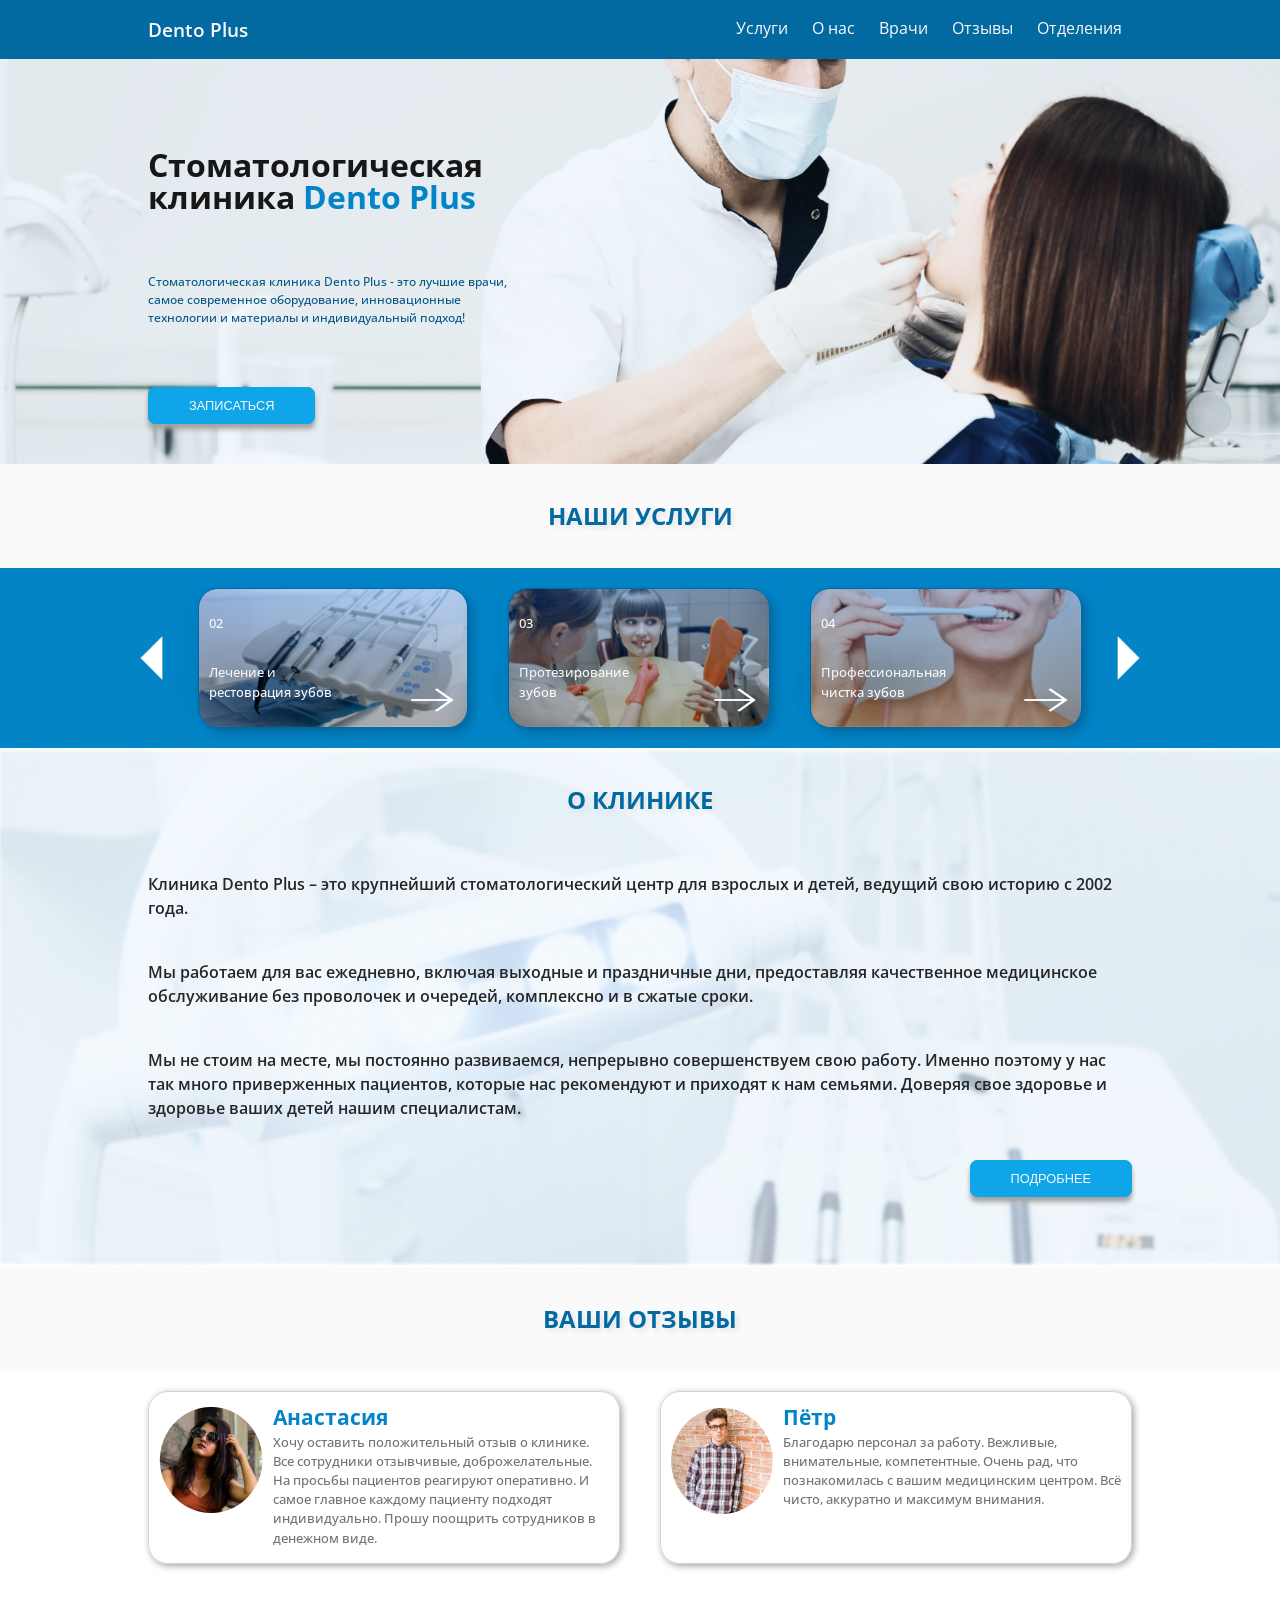
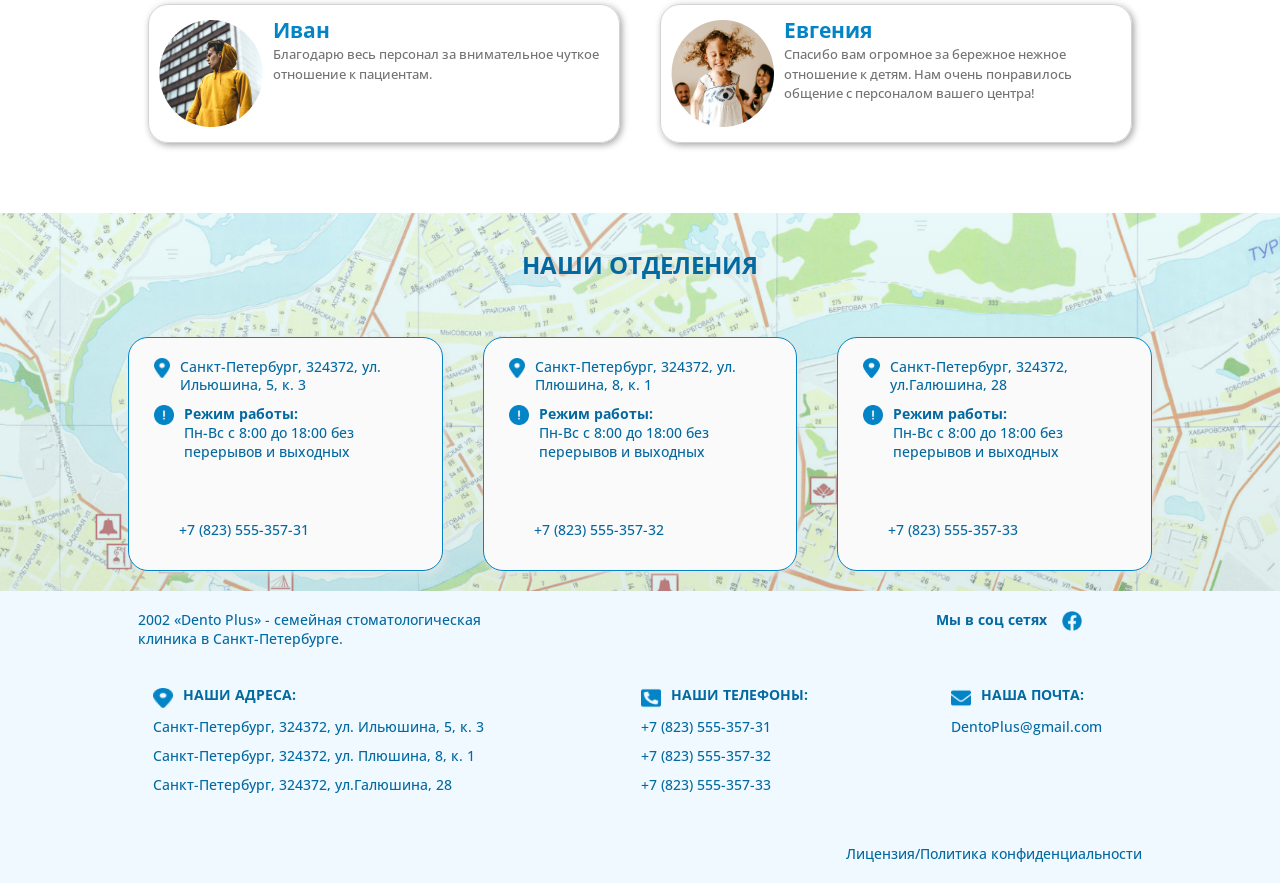
<file: index.html>
<!DOCTYPE html>
<html>
    <head>
        <meta charset="utf-8"/>
        <meta content="width=device-width, initial-scale=1.0" name="viewport">
        <title> Dento Plus </title>
        <link rel="stylesheet" type="text/css" href="reset.css" />
        <link rel="stylesheet" type="text/css" href="styles.css" />
        <link rel="stylesheet" type="text/css" href="service.css" />
        <link rel="preconnect" href="https://fonts.googleapis.com">
        <link rel="preconnect" href="https://fonts.gstatic.com" crossorigin>
        <link href="https://fonts.googleapis.com/css2?family=Open+Sans:ital,wght@0,300;0,400;0,500;0,600;0,700;0,800;1,300;1,400;1,500;1,600;1,700;1,800&display=swap" rel="stylesheet">
        <link rel="stylesheet" href="icons/css/all.css" />
    </head>

    <body>
 
        <nav class="navigation">

            <div class="menu">

                <div class="menu-items-desktop">
                    <h2 class="nav-title">Dento Plus</h2> 
                </div>

                <div class="menu-items-desktop">
                    <a class="nav-section" href="/service.html"> Услуги</a>
                    <a class="nav-section" href=""> О нас </a>
                    <a class="nav-section" href="/doctors.html"> Врачи </a>
                    <a class="nav-section" href=""> Отзывы </a>
                    <a class="nav-section" href=""> Отделения </a>   
                </div>

                <div class="mobile-menu-flex">

                    <div class="menu-items">
                        <h2 class="nav-title">Dento Plus</h2> 
                    </div>

                    <div>
                        <button class="button-menu" onclick="openMenu()">
                             <img  class="menu-open" src="img/menu_open.png" id="buttonOpen" style="display: flex;"/>
                             <img  class="menu-open" src="img/menu_closed.png" id="buttonClose" style="display: none;"/>
                        </button>
       
                    </div>
                
                

                <div class="menu-items-mobile" id ="myContainer">
                    <a class="nav-section" href="/service.html"> Услуги</a>
                    <a class="nav-section" href=""> О нас </a>
                    <a class="nav-section" href="/doctors.html"> Врачи </a>
                    <a class="nav-section" href=""> Отзывы </a>
                    <a class="nav-section" href=""> Отделения </a>   
                </div>


                <!-- <div class="menu-items-mobile">
                    <a class="nav-section" href="/service.html"> Услуги</a>
                    <a class="nav-section" href=""> О нас </a>
                    <a class="nav-section" href="/doctors.html"> Врачи </a>
                    <a class="nav-section" href=""> Отзывы </a>
                    <a class="nav-section" href=""> Отделения </a>   
                </div>
            -->




            </div>

        </nav>

        <header class="header-background">

            <div class="header">

                <div class="header-items">
                    <h1 class="main-title"> Стоматологическая <br> клиника <span>Dentо Plus</span></h1> 
                </div>

                <div class="header-items">
                    <p class="header-description">Стоматологическая клиника Dentо Plus - это лучшие  врачи, <br>  самое  современное оборудование, инновационные <br>  технологии и материалы и индивидуальный подход! <br> </p>
                </div>

                <div class="header-items">
                    <button>ЗАПИСАТЬСЯ</button>
                </div>

            </div>

        </header>

        <div class="block-background-white">

            <div class="block-title">

                <div class="section-items">
                    <h2 class="section-title">НАШИ УСЛУГИ</h2>      
                </div>

            </div>
            
        </div>

        <div class="block-background-blue">

            <div class="block-service">

                <div class="block-arrow">
                    <img class="img-arrow" src="img/left-arrow.png"/>   
                </div>
                
                <div class="block-service-1">

                    <p class="text-service">02</p>

                    <div class="text-row">
                        <p class="text-service">Лечение и <br> рестоврация зубов</p> 
                        <img class="img-arrow-2" src="img/arrow.png"/>
                    </div> 

                </div>
                
                <div class="block-service-2">

                    <p class="text-service">03</p>

                    <div class="text-row">
                        <p class="text-service">Протезирование <br> зубов</p>
                        <img class="img-arrow-2" src="img/arrow.png"/>
                    </div> 

                </div>

                <div class="block-service-3">

                    <p class="text-service">04</p>

                    <div class="text-row">
                        <p class="text-service">Профессиональная <br> чистка зубов </p>
                        <img class="img-arrow-2" src="img/arrow.png"/>
                    </div>

                </div>
            
                <div class="block-arrow-2">
                    <img class="img-arrow" src="img/right-arrow.png"/>
                </div>

            </div>

        </div> 
            

        

        <div class="company-background">

            <div class="about-company">

                <div class="section-items">
                    <h2 class="section-title">О КЛИНИКЕ</h2>      
                </div>

                <div class="company-description">

                    <p class="text-description">
                     Клиника Dentо Plus – это крупнейший стоматологический центр для взрослых и детей, ведущий свою историю с 2002 года.
                    </p>
                
                </div>

                <div class="company-description">

                    <p class="text-description">
                    Мы работаем для вас ежедневно, включая выходные и праздничные дни, предоставляя качественное медицинское обслуживание без проволочек и очередей, комплексно и в сжатые сроки.
                    </p>

                </div>
                
                <div class="company-description">

                    <p class="text-description">
                   Мы не стоим на месте, мы постоянно развиваемся, непрерывно совершенствуем свою работу. Именно поэтому у нас так много приверженных пациентов, которые нас рекомендуют и приходят к нам семьями. Доверяя свое здоровье и здоровье ваших детей нашим специалистам. 
                    </p>
                </div>

            </div>

            <div class="company-button">

                <div class="button-details">
                    <button>ПОДРОБНЕЕ</button>   
                </div>
                
            </div>

        </div>

        <div class="block-background-white">

            <div class="block-title">

                <div class="section-items">
                    <h2 class="section-title">ВАШИ ОТЗЫВЫ</h2>      
                </div>

            </div>

        </div>


        <div class="block-rewiew">

            <div class="rewiew-row">

                <div class="review">

                    <div class="review-direction">

                        <div class="img-flex">
                            <img src="img/client-1.png">   
                        </div>

                        <div class="text-review">
                            <h3 class="people-name">Анастасия</h3>
                            <p class="people-review">Хочу оставить положительный отзыв о клинике. Все сотрудники отзывчивые, доброжелательные. На просьбы пациентов реагируют оперативно. И самое главное каждому пациенту подходят индивидуально. Прошу поощрить сотрудников в денежном виде.</p>
                        </div> 

                    </div>
                        
                        
                </div>

                <div class="review">

                    <div class="review-direction">

                        <div class="img-flex">
                            <img src="img/client-2.png">   
                        </div>

                        <div class="text-review">
                            <h3 class="people-name">Пётр</h3>
                            <p class="people-review">Благодарю персонал за работу. Вежливые, внимательные, компетентные. Очень рад, что познакомилась с вашим медицинским центром. Всё чисто, аккуратно и максимум внимания.</p>
                        </div>

                    </div>

                </div>

                <div class="review">

                    <div class="review-direction">

                        <div class="img-flex">
                            <img src="img/client-3.png">   
                        </div>
 
                        <div class="text-review">
                            <h3 class="people-name">Иван</h3>
                            <p class="people-review">Благодарю весь персонал за внимательное чуткое отношение к пациентам.</p>
                        </div> 
 
                    </div>
                        
                </div>

                <div class="review">

                    <div class="review-direction">

                        <div class="img-flex">
                            <img src="img/client-4.png">   
                        </div>

                        <div class="text-review">
                            <h3 class="people-name">Евгения</h3>
                            <p class="people-review">Спасибо вам огромное за бережное нежное отношение к детям. Нам очень понравилось общение с персоналом вашего центра!</p>
                        </div> 

                    </div>
                        
                 </div>

            </div>

        </div>
            

        <div class="map-background">

            <div class="block-title">

                <div class="section-items">
                    <h2 class="section-title">НАШИ ОТДЕЛЕНИЯ</h2>      
                </div>

            </div>

            <div class="block-location">

                <div class="location-row">

                    <div class="location">

                        <div class="adress-direction">
                            <img class="img-icon" src="img/location-icon.png" />
                            <p class="text-location">Санкт-Петербург, 324372, ул. Ильюшина, 5, к. 3</p>
                        </div>
    
                        <div class="adress-direction">
                            <img class="img-icon"src="img/attention-icon.png" />
                            <p class="text-location"> <span>Режим работы: </span> <br>
                                       
                                        Пн-Вс с 8:00 до 18:00
                                        без перерывов и выходных</p>
                                    
                        </div>

                        <div class="adress-direction">
                            <p class="text-location-phone">+7 (823) 555-357-31</p>
                        </div>
                    
                    </div>

                    <div class="location">

                        <div class="adress-direction">
                            <img class="img-icon" src="img/location-icon.png" />
                            <p class="text-location">Санкт-Петербург, 324372, ул. Плюшина, 8, к. 1</p>
                        </div>

                        <div class="adress-direction">
                            <img class="img-icon"src="img/attention-icon.png" />
                            <p class="text-location"> <span>Режим работы: </span> <br>
                                   
                                    Пн-Вс с 8:00 до 18:00
                                    без перерывов и выходных</p>
                                
                        </div>

                        <div class="adress-direction">
                            <p class="text-location-phone">+7 (823) 555-357-32</p>
                        </div>
                            
                    </div>

                    <div class="location">

                        <div class="adress-direction">
                            <img class="img-icon" src="img/location-icon.png" />
                            <p class="text-location">Санкт-Петербург, 324372, ул.Галюшина, 28</p>
                        </div>

                        <div class="adress-direction">
                            <img class="img-icon"src="img/attention-icon.png" />
                            <p class="text-location"> <span>Режим работы: </span> <br>
                                   
                                    Пн-Вс с 8:00 до 18:00
                                    без перерывов и выходных</p>
                                
                        </div>

                        <div class="adress-direction">
                            <p class="text-location-phone">+7 (823) 555-357-33</p>
                        </div>

                    </div>

                </div>

            </div>

        </div>

        <footer class="footer-background">

            <div class="container-footer">

                <div class="footer-row">

                    <div class="footer-1">
                        <p class="text-location">2002 «Dentо Plus» - семейная стоматологическая  клиника в Санкт-Петербурге. </p>
                    </div>

                    <div class="footer-2">
                        <p class="text-location"> <span> Мы в соц сетях</span></p>
                        <img class="img-icon-2" src="img/facebook-icon.png"/>
                    </div>
                            
                </div>

                <div class="location-row">

                    <div class="adress-footer">
    
                        <div class="adress-direction">
                            <img class="img-icon" src="img/location-icon.png" />
                            <p class="text-location-bold">НАШИ АДРЕСА:</p>
                        </div>
        
                        <div class="adress-direction">
                            <p class="text-location"> Санкт-Петербург, 324372, ул. Ильюшина, 5, к. 3 </p>
                        </div>

                        <div class="adress-direction">                                     
                            <p class="text-location"> Санкт-Петербург, 324372, ул. Плюшина, 8, к. 1 </p>
                        </div>

                        <div class="adress-direction">
                            <p class="text-location"> Санкт-Петербург, 324372, ул.Галюшина, 28 </p>
                        </div>

                    </div>
 
                    <div class="location-footer">

                        <div class="adress-direction">
                            <img class="img-icon" src="img/phone-icon.png" />
                            <p class="text-location-bold"> НАШИ ТЕЛЕФОНЫ:</p>
                        </div>
    
                        <div class="adress-direction">
                            <p class="text-location"> +7 (823) 555-357-31</p>
                        </div>

                        <div class="adress-direction">                                     
                            <p class="text-location"> +7 (823) 555-357-32 </p>
                        </div>

                        <div class="adress-direction">
                            <p class="text-location"> +7 (823) 555-357-33 </p>
                        </div>
                    </div>
    
                

                    <div class="location-footer">
    
                            <div class="adress-direction">
                                <img class="img-icon" src="img/email-icon.png" />
                                <p class="text-location-bold"> НАША ПОЧТА:</p>
                            </div>
    
                            <div class="adress-direction">
                                <p class="text-location"> DentoPlus@gmail.com</p>
                            </div>

                    </div>

                </div>

                            
            

            <div class="footer-row">
                        
                <div class="footer-3">
                    <p class="text-location"> Лицензия/Политика конфиденциальности</p>
                </div>
                            
            </div> 

        </div>         

            
        </footer>
       
    
        
        <script src="/script.js"> </script>

    </body>
</html>
</file>
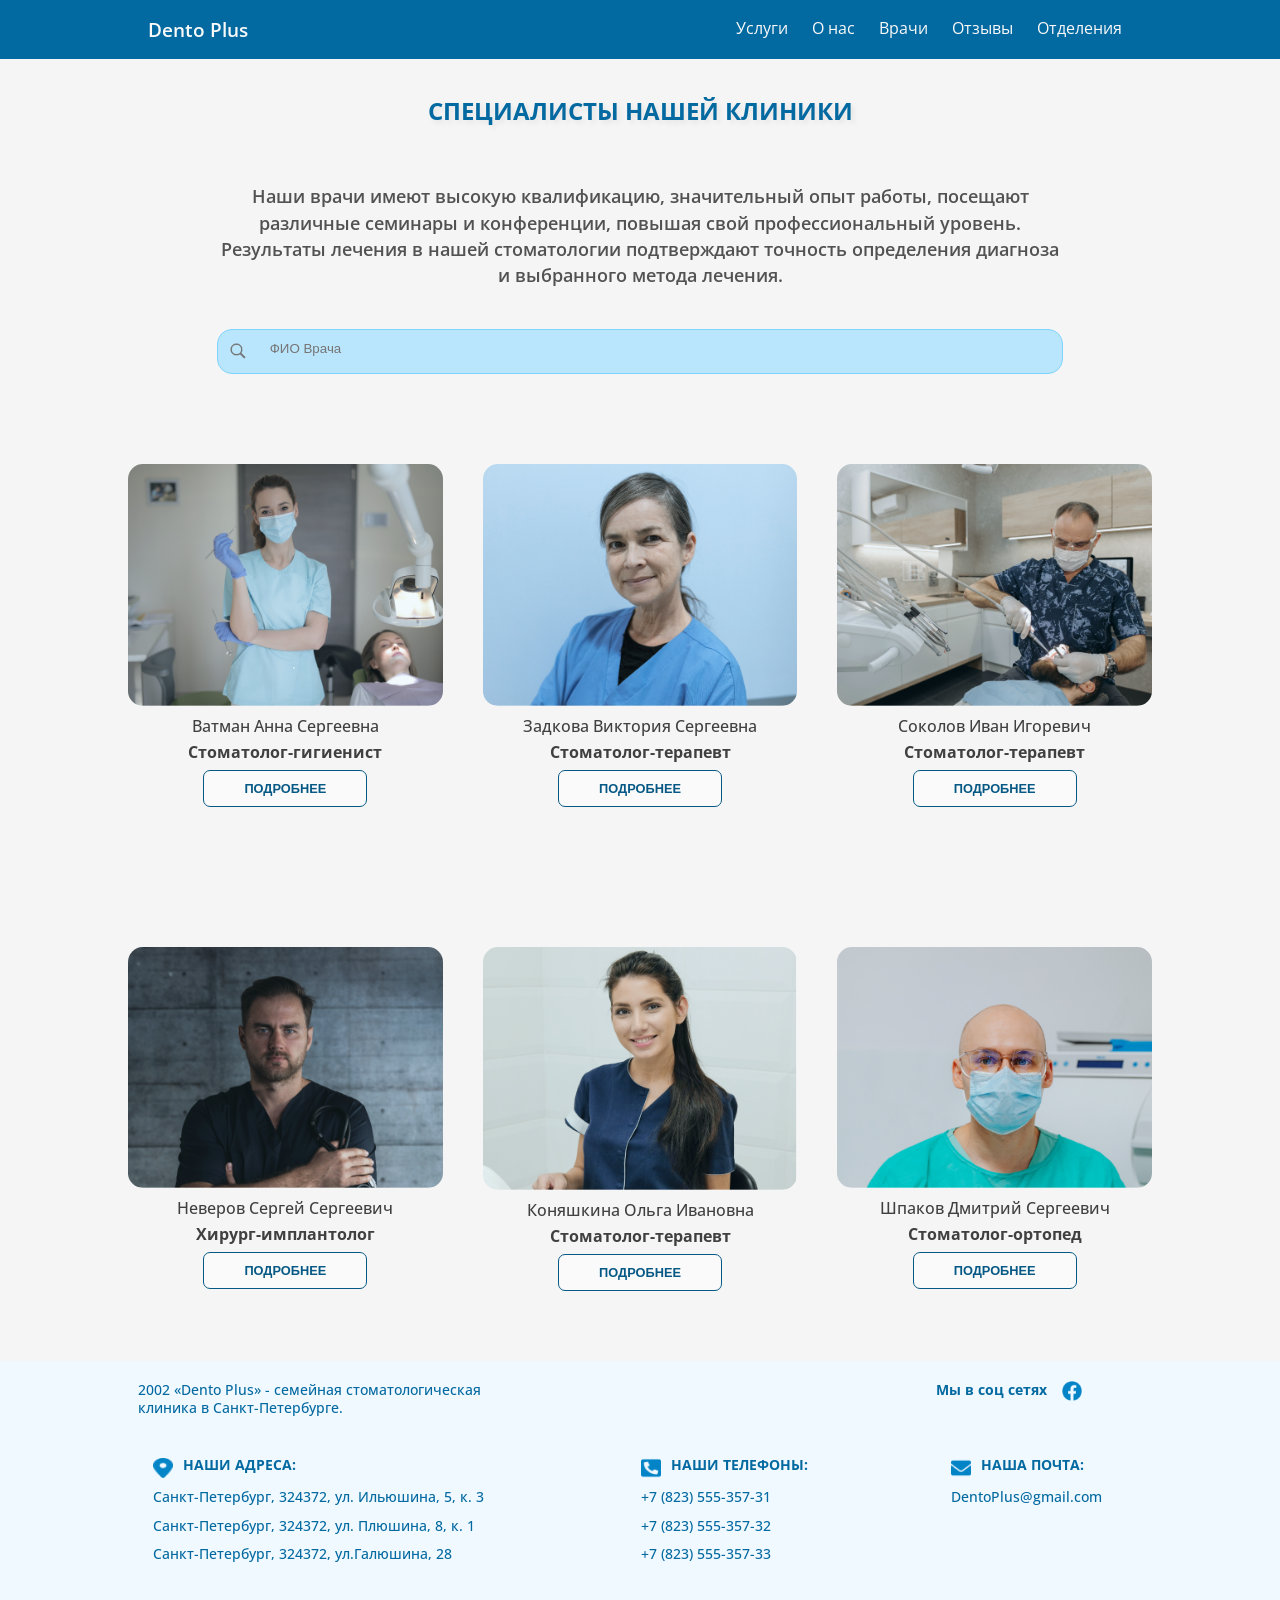
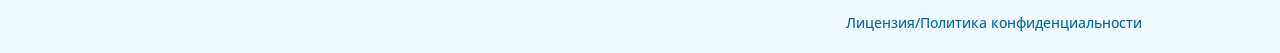
<file: doctors.html>
<!DOCTYPE html>
<html>
    <head>
        <meta charset="utf-8"/>
        <meta content="width=device-width, initial-scale=1.0" name="viewport">
        <title>Doctors </title>
        <link rel="stylesheet" type="text/css" href="reset.css" />
        <link rel="stylesheet" type="text/css" href="styles.css" />
        <link rel="stylesheet" type="text/css" href="doctors.css" />
        <link rel="preconnect" href="https://fonts.googleapis.com">
        <link rel="preconnect" href="https://fonts.gstatic.com" crossorigin>
        <link href="https://fonts.googleapis.com/css2?family=Open+Sans:ital,wght@0,300;0,400;0,500;0,600;0,700;0,800;1,300;1,400;1,500;1,600;1,700;1,800&display=swap" rel="stylesheet">
        <link rel="stylesheet" href="icons/css/all.css" />
    </head>

    <body>
 
        <nav class="navigation">

            <div class="menu">

                <div class="menu-items">
                    <h2 class="nav-title">Dento Plus</h2> 
                </div>

                <div class="menu-items">
                    <a class="nav-section" href="/service.html"> Услуги</a>
                    <a class="nav-section" href=""> О нас </a>
                    <a class="nav-section" href="/doctors.html"> Врачи </a>
                    <a class="nav-section" href=""> Отзывы </a>
                    <a class="nav-section" href=""> Отделения </a>   
                </div>

            </div>
        </nav>

        <div class="doctors-background">

            <div class="container">

                <div class="row">

                    <div class="block-title">

                        <div class="section-items">
                            <h2 class="section-title">СПЕЦИАЛИСТЫ НАШЕЙ КЛИНИКИ</h2>      
                        </div>

                    </div>

                    <div class="doctors-description">
                        <i class="fa-solid fa-magnifying-glass"></i>
                        <p>Наши врачи ​имеют высокую квалификацию, значительный опыт работы, посещают различные семинары и конференции, повышая свой профессиональный уровень. Результаты лечения в нашей стоматологии подтверждают точность определения диагноза и выбранного метода лечения. </p>
                    </div>

                    <div class="block-input" >
                        <label>
                            
                            <input type="text" placeholder="ФИО Врача"/ >
                            <img class="icon-search" src="img/search-icon.png"/>

                        </label>
                    </div>

                <div class="block-doctors">
                    <img class="img-doctors" src="img/doctor-1.png"/>
                    <p class="doctor-name">Ватман Анна Сергеевна</p>
                    <p class="doctor-work">Стоматолог-гигиенист</p>
                    <button>ПОДРОБНЕЕ</button>   
                    

                </div>

                <div class="block-doctors">
                    <img class="img-doctors" src="img/doctor-2.png"/>
                    <p class="doctor-name">Задкова Виктория Сергеевна</p>
                    <p class="doctor-work">Стоматолог-терапевт</p>
                    <button>ПОДРОБНЕЕ</button> 

                </div>

                <div class="block-doctors">
                    <img class="img-doctors" src="img/doctor-3.png"/>
                    <p class="doctor-name">Соколов Иван Игоревич</p>
                    <p class="doctor-work">Стоматолог-терапевт</p>
                    <button>ПОДРОБНЕЕ</button> 
                </div>

                <div class="block-doctors">
                    <img class="img-doctors" src="img/doctor-4.png"/>
                    <p class="doctor-name">Неверов Сергей Сергеевич</p>
                    <p class="doctor-work">Хирург-имплантолог</p>
                    <button>ПОДРОБНЕЕ</button> 
                </div>

                <div class="block-doctors">
                    <img class="img-doctors" src="img/doctor-5.png"/>
                    <p class="doctor-name">Коняшкина Ольга Ивановна</p>
                    <p class="doctor-work">Стоматолог-терапевт</p>
                    <button>ПОДРОБНЕЕ</button> 

                </div>

                <div class="block-doctors">

                    <img class="img-doctors" src="img/doctor-6.png"/>
                    <p class="doctor-name">Шпаков Дмитрий Сергеевич</p>
                    <p class="doctor-work">Стоматолог-ортопед</p>
                    <button>ПОДРОБНЕЕ</button> 

                </div>



        
                </div>




            </div>
        </div>

        <footer class="footer-background">

            <div class="container-footer">

                <div class="footer-row">

                    <div class="footer-1">
                        <p class="text-location">2002 «Dentо Plus» - семейная стоматологическая  клиника в Санкт-Петербурге. </p>
                    </div>

                    <div class="footer-2">
                        <p class="text-location"> <span> Мы в соц сетях</span></p>
                        <img class="img-icon-2" src="img/facebook-icon.png"/>
                    </div>
                            
                </div>

                <div class="location-row">

                    <div class="adress-footer">
    
                        <div class="adress-direction">
                            <img class="img-icon" src="img/location-icon.png" />
                            <p class="text-location-bold">НАШИ АДРЕСА:</p>
                        </div>
        
                        <div class="adress-direction">
                            <p class="text-location"> Санкт-Петербург, 324372, ул. Ильюшина, 5, к. 3 </p>
                        </div>

                        <div class="adress-direction">                                     
                            <p class="text-location"> Санкт-Петербург, 324372, ул. Плюшина, 8, к. 1 </p>
                        </div>

                        <div class="adress-direction">
                            <p class="text-location"> Санкт-Петербург, 324372, ул.Галюшина, 28 </p>
                        </div>

                    </div>
 
                    <div class="location-footer">

                        <div class="adress-direction">
                            <img class="img-icon" src="img/phone-icon.png" />
                            <p class="text-location-bold"> НАШИ ТЕЛЕФОНЫ:</p>
                        </div>
    
                        <div class="adress-direction">
                            <p class="text-location"> +7 (823) 555-357-31</p>
                        </div>

                        <div class="adress-direction">                                     
                            <p class="text-location"> +7 (823) 555-357-32 </p>
                        </div>

                        <div class="adress-direction">
                            <p class="text-location"> +7 (823) 555-357-33 </p>
                        </div>
                    </div>
    
                

                    <div class="location-footer">
    
                            <div class="adress-direction">
                                <img class="img-icon" src="img/email-icon.png" />
                                <p class="text-location-bold"> НАША ПОЧТА:</p>
                            </div>
    
                            <div class="adress-direction">
                                <p class="text-location"> DentoPlus@gmail.com</p>
                            </div>

                    </div>

                </div>

                            
            

            <div class="footer-row">
                        
                <div class="footer-3">
                    <p class="text-location"> Лицензия/Политика конфиденциальности</p>
                </div>
                            
            </div> 
            
        </div>         

            
        </footer>

    </body>
</html>
</file>
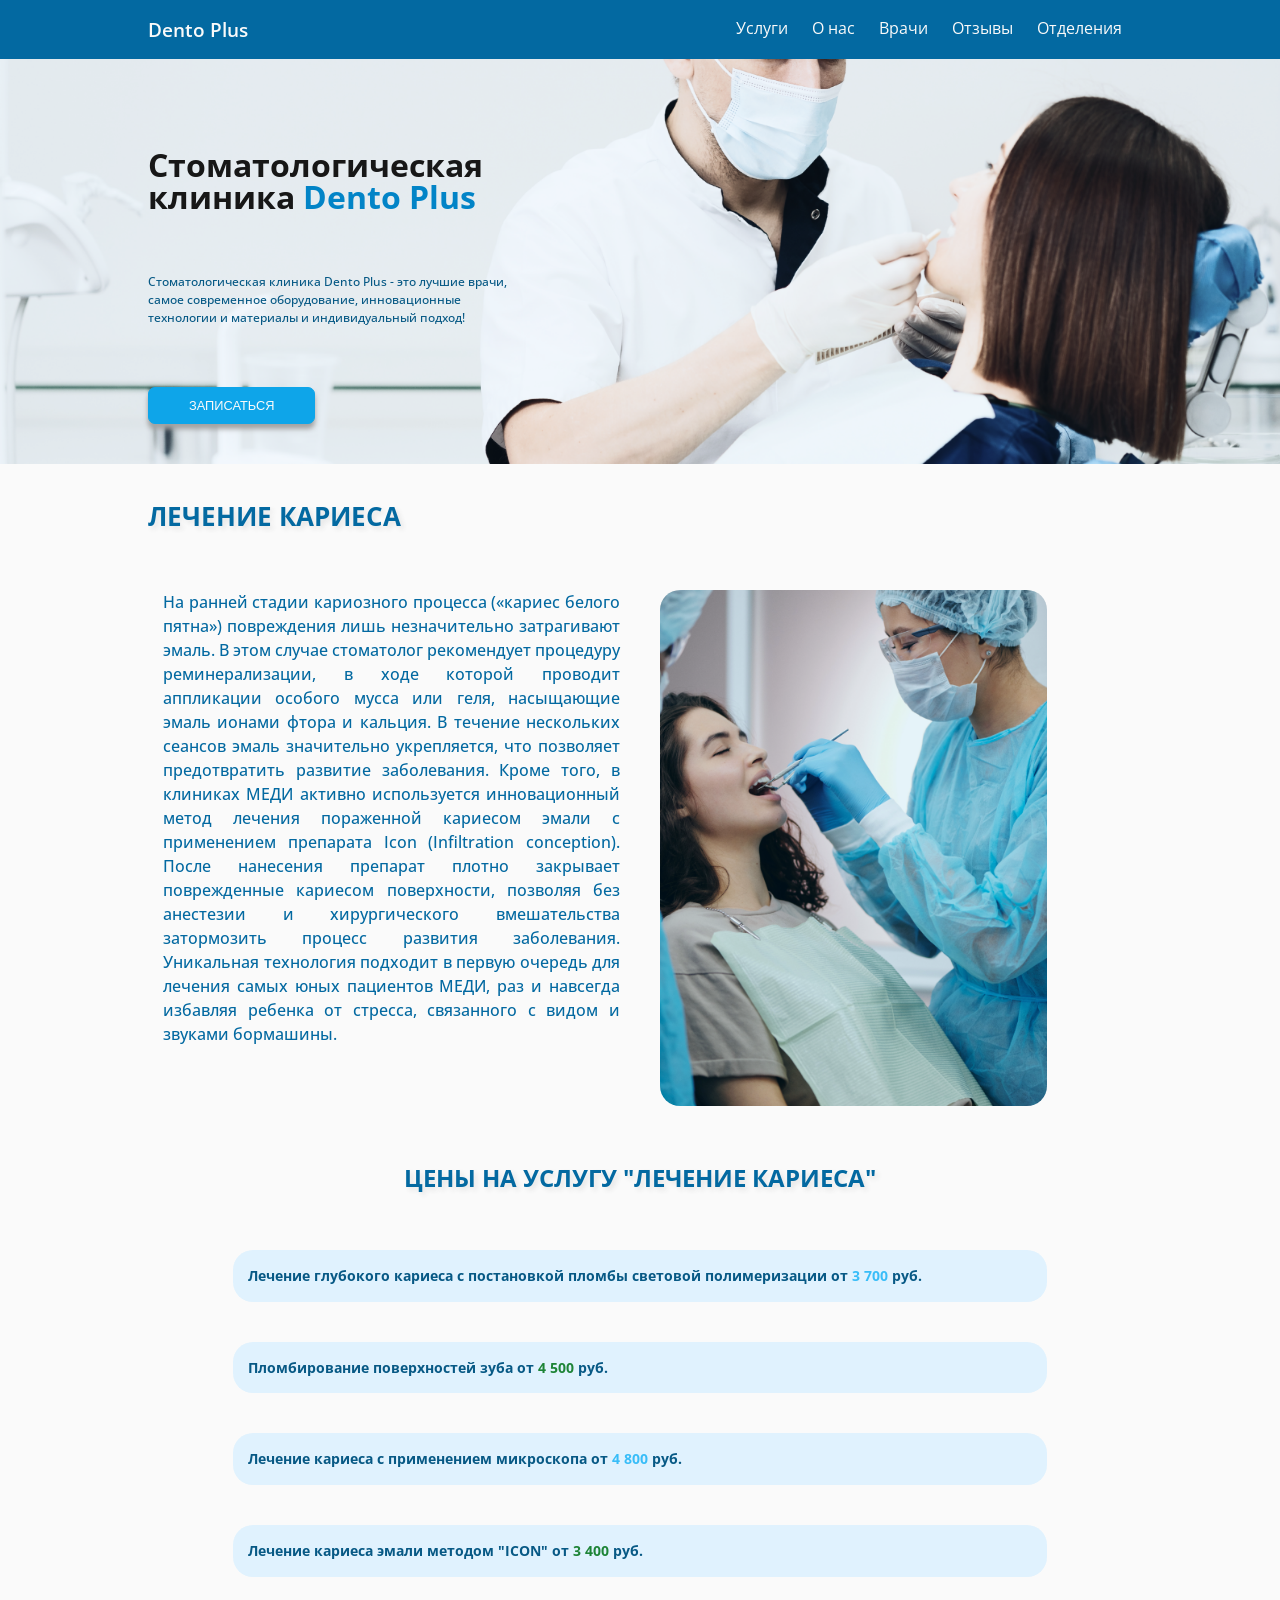
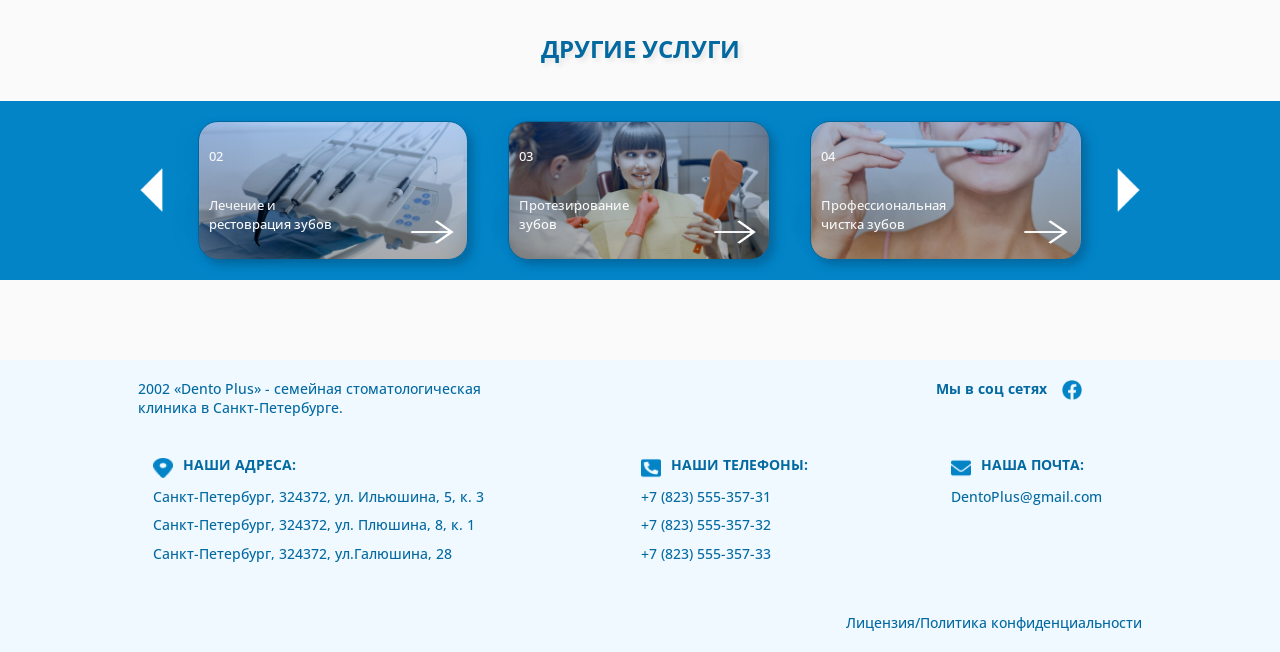
<file: service.html>
<!DOCTYPE html>
<html>
    <head>
        <meta charset="utf-8"/>
        <meta content="width=device-width, initial-scale=1.0" name="viewport">
        <title> Service </title>
        <link rel="stylesheet" type="text/css" href="reset.css" />
        <link rel="stylesheet" type="text/css" href="styles.css" />
        <link rel="stylesheet" type="text/css" href="service.css" />
        <link rel="preconnect" href="https://fonts.googleapis.com">
        <link rel="preconnect" href="https://fonts.gstatic.com" crossorigin>
        <link href="https://fonts.googleapis.com/css2?family=Open+Sans:ital,wght@0,300;0,400;0,500;0,600;0,700;0,800;1,300;1,400;1,500;1,600;1,700;1,800&display=swap" rel="stylesheet">
        <link rel="stylesheet" href="icons/css/all.css" />
    </head>

    <body>
 
        <nav class="navigation">

            <div class="menu">

                <div class="menu-items">
                    <h2 class="nav-title">Dento Plus</h2> 
                </div>

                <div class="menu-items">
                    <a class="nav-section" href="/service.html"> Услуги</a>
                    <a class="nav-section" href=""> О нас </a>
                    <a class="nav-section" href="/doctors.html"> Врачи </a>
                    <a class="nav-section" href=""> Отзывы </a>
                    <a class="nav-section" href=""> Отделения </a>   
                </div>

            </div>

        </nav>

        <header class="header-background">

            <div class="header">

                <div class="header-items">
                    <h1 class="main-title"> Стоматологическая <br> клиника <span>Dentо Plus</span></h1> 
                </div>

                <div class="header-items">
                    <p class="header-description">Стоматологическая клиника Dentо Plus - это лучшие  врачи, <br>  самое  современное оборудование, инновационные <br>  технологии и материалы и индивидуальный подход! <br> </p>
                </div>

                <div class="header-items">
                    <button>ЗАПИСАТЬСЯ</button>
                </div>

            </div>

        </header>

        <div class="block-background-white">
            
            <div class="block-title-service">

                <div class="section-items">
                    <h2 class="section-title-service">ЛЕЧЕНИЕ КАРИЕСА</h2>      
                </div>

            </div>
              

            <div class="container">

                <div class="row">

                    <div class="service-description">

                        <p> На ранней стадии кариозного процесса («кариес белого пятна») повреждения лишь незначительно затрагивают эмаль. В этом случае стоматолог рекомендует процедуру реминерализации, в ходе которой проводит аппликации особого мусса или геля, насыщающие эмаль ионами фтора и кальция. В течение нескольких сеансов эмаль значительно укрепляется, что позволяет предотвратить развитие заболевания.

                        Кроме того, в клиниках МЕДИ активно используется инновационный метод лечения пораженной кариесом эмали с применением препарата Icon (Infiltration conception). После нанесения препарат плотно закрывает поврежденные кариесом поверхности, позволяя без анестезии и хирургического вмешательства затормозить процесс развития заболевания. Уникальная технология подходит в первую очередь для лечения самых юных пациентов МЕДИ, раз и навсегда избавляя ребенка от стресса, связанного с видом и звуками бормашины.</p>
                    </div>

                    <div class="service-image">
                        <img class="img-service" src="img/patient.png"/>
                    </div>

                </div>   

            </div>

        </div>

        <div class="block-background-white">
            
            <div class="block-title">

                <div class="section-items">
                    <h2 class="section-title">ЦЕНЫ НА УСЛУГУ "ЛЕЧЕНИЕ КАРИЕСА"</h2>      
                </div>

            </div>


            <div class="container">

                <div class="row-center">

                    <div class="block-price">
                        <p>Лечение глубокого кариеса с постановкой пломбы световой полимеризации от <span> 3 700 </span> руб. </p>
                    </div>

                    <div class="block-price">
                        <p>Пломбирование поверхностей зуба от <span-2> 4 500 </span-2> руб. </p>
                    </div>

                    <div class="block-price">
                        <p>Лечение кариеса с применением микроскопа от <span> 4 800 </span> руб. </p>
                    </div>

                    <div class="block-price">
                        <p>Лечение кариеса эмали методом "ICON" от <span-2> 3 400 </span-2> руб. </p>
                    </div>

                </div>

            </div>

            <div class="block-title">

                <div class="section-items">
                    <h2 class="section-title">ДРУГИЕ УСЛУГИ</h2>      
                </div>

            </div>


        </div>

        <div class="block-background-blue">

            <div class="block-service">

                <div class="block-arrow">
                    <img class="img-arrow" src="img/left-arrow.png"/>   
                </div>
                
                <div class="block-service-1">

                    <p class="text-service">02</p>

                    <div class="text-row">
                        <p class="text-service">Лечение и <br> рестоврация зубов</p> 
                        <img class="img-arrow-2" src="img/arrow.png"/>
                    </div> 

                </div>
                
                <div class="block-service-2">

                    <p class="text-service">03</p>

                    <div class="text-row">
                        <p class="text-service">Протезирование <br> зубов</p>
                        <img class="img-arrow-2" src="img/arrow.png"/>
                    </div> 

                </div>

                <div class="block-service-3">

                    <p class="text-service">04</p>

                    <div class="text-row">
                        <p class="text-service">Профессиональная <br> чистка зубов </p>
                        <img class="img-arrow-2" src="img/arrow.png"/>
                    </div>

                </div>
            
                <div class="block-arrow-2">
                    <img class="img-arrow" src="img/right-arrow.png"/>
                </div>

            </div>

        </div> 

        <div class="block-background-white">
            
            <div class="block-title">

                <div class="section-items">
                    <h2 class="section-title"></h2>      
                </div>

            </div>


            <footer class="footer-background">

                <div class="container-footer">
    
                    <div class="footer-row">
    
                        <div class="footer-1">
                            <p class="text-location">2002 «Dentо Plus» - семейная стоматологическая  клиника в Санкт-Петербурге. </p>
                        </div>
    
                        <div class="footer-2">
                            <p class="text-location"> <span> Мы в соц сетях</span></p>
                            <img class="img-icon-2" src="img/facebook-icon.png"/>
                        </div>
                                
                    </div>
    
                    <div class="location-row">
    
                        <div class="adress-footer">
        
                            <div class="adress-direction">
                                <img class="img-icon" src="img/location-icon.png" />
                                <p class="text-location-bold">НАШИ АДРЕСА:</p>
                            </div>
            
                            <div class="adress-direction">
                                <p class="text-location"> Санкт-Петербург, 324372, ул. Ильюшина, 5, к. 3 </p>
                            </div>
    
                            <div class="adress-direction">                                     
                                <p class="text-location"> Санкт-Петербург, 324372, ул. Плюшина, 8, к. 1 </p>
                            </div>
    
                            <div class="adress-direction">
                                <p class="text-location"> Санкт-Петербург, 324372, ул.Галюшина, 28 </p>
                            </div>
    
                        </div>
     
                        <div class="location-footer">
    
                            <div class="adress-direction">
                                <img class="img-icon" src="img/phone-icon.png" />
                                <p class="text-location-bold"> НАШИ ТЕЛЕФОНЫ:</p>
                            </div>
        
                            <div class="adress-direction">
                                <p class="text-location"> +7 (823) 555-357-31</p>
                            </div>
    
                            <div class="adress-direction">                                     
                                <p class="text-location"> +7 (823) 555-357-32 </p>
                            </div>
    
                            <div class="adress-direction">
                                <p class="text-location"> +7 (823) 555-357-33 </p>
                            </div>
                        </div>
        
                    
    
                        <div class="location-footer">
        
                                <div class="adress-direction">
                                    <img class="img-icon" src="img/email-icon.png" />
                                    <p class="text-location-bold"> НАША ПОЧТА:</p>
                                </div>
        
                                <div class="adress-direction">
                                    <p class="text-location"> DentoPlus@gmail.com</p>
                                </div>
    
                        </div>
    
                    </div>
    
                                
                        <div class="footer-row">
                            
                                <div class="footer-3">
                                    <p class="text-location"> Лицензия/Политика конфиденциальности</p>
                                </div>
                                
                        </div> 
    
                </div>         
    
                
            </footer>

    </body>
</html>
</file>
<file: styles.css>
html {
    font-family: 'Open Sans', sans-serif;

    --white:#fafafa;

    --light-grey-1:#f5f5f5;
    --light-grey-2:#e5e5e5;
    --light-grey-3:#d4d4d4;
    --light-grey-4:#a3a3a3;

    --dark-grey-1:#737373;
    --dark-grey-2:#525252;
    --dark-grey-3:#404040;
    --dark-grey-4:#262626;
    --dark-grey-5:#171717;

    --light-blue-1:#f0f9ff;
    --light-blue-2:#e0f2fe;
    --light-blue-3:#bae6fd;
    --light-blue-4:#7dd3fc;
    --light-blue-5:#38bdf8;

    --dark-blue-1:#0ea5e9;
    --dark-blue-2:#0284c7;
    --dark-blue-3:#0369a1;
    --dark-blue-4:#075985;
    --dark-blue-5:#0c4a6e;

    --offset: 40px;
}

* {
    box-sizing: border-box;
}
a {
    text-decoration: none;
}


.navigation {
    background-color: var(--dark-blue-3); 
    box-shadow: 0px 5px 5px var(--light-grey-4);
}

.menu {
    display: flex;
    flex-direction: row;
    justify-content: space-between;
    flex-wrap: wrap;
    margin: 0 auto;
    max-width: 1024px;
}

.menu-items-desktop {
    width: calc(100% / 12 * 2 - var(---offset)); 
    margin: calc(var(--offset) / 2);
}

.menu-items-mobile {
    width: calc(100% / 12 * 5 - var(---offset)); 
    margin: calc(var(--offset) / 2);
    display: none;
    flex-direction: column;
    position: relative;


    
}
.menu-items {
    width: calc(100% / 12 * 5 - var(---offset)); 
    margin: calc(var(--offset) / 2);
    
}
.menu-close {
    display: none;
}

.nav-title {
    color: var(--white);
    font-size: 120%;
    font-weight: 600;
}

.nav-section {
    text-align: center;
    color: var(--white);
    font-size: 100%;
    font-weight: 400;
    padding-left:10px;
    padding-right:10px;
    padding-top: 20px;

    transition: all 50ms linear;
}

.nav-section:hover{
    font-weight: 600;
    font-size: 110%;
}

.header-background {
    background-image: url(img/hero.png);
    background-size: cover;
    background-position: center;
    background-repeat: no-repeat;
}

.header {
    display: flex;
    flex-direction: column;
    flex-wrap: wrap;
    justify-content: space-evenly;

    max-width: 1024px;
    margin: 0 auto;
    
}

.header-items {
    width: calc(100% / 12 * 6 - var(---offset)); 
    margin: calc(var(--offset) / 2);
    padding-bottom: 20px;
}

 button {
    background-color: var(--dark-blue-1);
    color: var(--white);
    font-size: 80%;
    font-weight: 500;

    padding-left: 40px;
    padding-right: 40px;
    padding-top: 10px;
    padding-bottom:10px;

    border: 1px solid var(--dark-blue-1);
    border-radius: 7px;
    box-shadow: 0px 5px 5px var(--light-grey-4);

    cursor: pointer;
    
}

button:hover {
    background-color: var(--dark-blue-2);
    color: var(--light-grey-1);
}
.button-menu {
    background-color: var(--dark-blue-1);


    padding-left: 15px;
    padding-right: 15px;
    padding-top: 10px;
    padding-bottom:10px;

    border: 1px solid var(--dark-blue-1);
    border-radius: 7px;

    cursor: pointer;
    
}

.main-title {
    font-size: 200%;
    font-weight: 700;
    color: var(--dark-grey-5);
    padding-top: 70px;
}

.main-title span {
    color: var(--dark-blue-2);
}

.header-description {
    font-size:75%;
    font-weight: 500;
    color: var(--dark-blue-4);
    line-height: 1.5;
    text-align:start;
}

.block-background-white {
    background-color: var(--white);
}

.block-title {
    display: flex;
    flex-direction: row;
    justify-content: center;
    flex-wrap: wrap;

    margin: 0 auto;
    max-width: 1024px;

}

.section-items {
    width: calc(100% / 12 * 4 - var(---offset)); 
    margin: calc(var(--offset) / 2);
}

.section-title {
    color: var(--dark-blue-3);
    font-size: 150%;
    font-weight: 700;
    text-shadow: var(--light-grey-2) 3px 3px 5px;

    padding-top: 20px;
    padding-bottom: 20px;
}

.block-background-blue {
    background-color: var(--dark-blue-2);
}

.block-service {
    display: flex;
    flex-direction: row;
    
    margin: 0 auto;
    max-width: 1024px;
}


.block-service-1 {
    
    width: calc(100% / 12 * 3 - var(---offset)); 
    margin: calc(var(--offset) / 2);
    display: flex;
    flex-direction: column;
    justify-content: space-between;

    border: 1px solid var(--dark-blue-3);
    border-radius: 20px;
    box-shadow: 5px 5px 10px var(--dark-blue-3);
    
    padding-top: 10px;
    padding-bottom: 10px;
    padding-left: 10px;


    text-align: left;
    
    background-image: linear-gradient(rgba(8, 100, 219, 0.3), rgba(0, 0, 0, 0.3)), url(img/service-3.png);
    background-size: cover;
    background-position: center;
    background-repeat: no-repeat;
    
}



.block-service-2 {
    width: calc(100% / 12 * 3 - var(---offset)); 
    margin: calc(var(--offset) / 2);
    display: flex;
    flex-direction: column;
    justify-content: space-between;

    border: 1px solid var(--dark-blue-3);
    border-radius: 20px;
    box-shadow: 5px 5px 10px var(--dark-blue-3);
    
    padding-top: 10px;
    padding-bottom: 10px;
    padding-left: 10px;
    
   

    text-align: left;
    
    background-image:linear-gradient(rgba(8, 100, 219, 0.3), rgba(0, 0, 0, 0.3)),url(img/service-2.png);
    background-size: cover;
    background-position: center;
    background-repeat: no-repeat;
        
}
.block-service-3 {
    width: calc(100% / 12 * 3 - var(---offset)); 
    margin: calc(var(--offset) / 2);
    display: flex;
    flex-direction: column;
    justify-content: space-between;
    
    border: 1px solid var(--dark-blue-3);
    border-radius: 20px;
    box-shadow: 5px 5px 10px var(--dark-blue-3);

    padding-top: 10px;
    padding-bottom: 10px;
    padding-left: 10px;
   

    text-align: left;
    
    background-image:linear-gradient(rgba(8, 100, 219, 0.3), rgba(0, 0, 0, 0.3)),url(img/service-1.png);
    background-size: cover;
    background-position: center;
    background-repeat: no-repeat;
  
}

.text-row{
    display: flex;
    flex-direction: row;
    justify-content: space-between;
    align-items: flex-end;
    padding-right: 10px;
}


.img-arrow {
    width: 50px;
    height: 50px;
    cursor: pointer;
}


.img-arrow-2 {
    width: 20%;
    height: 50%;
    cursor: pointer;
}

.block-arrow {
    
    display: flex;
    flex-direction: row;
    justify-content: flex-end;
    align-items: center;
}

.block-arrow-2 {
    
    display: flex;
    flex-direction: row;
    justify-content: flex-start;
    align-items: center;
}

.text-service {
    color: var(--white);
    font-size: 80%;
    font-weight: 500;
    text-shadow: 0 0 50px rgba(0, 0, 0, 0.5);
    line-height: 1.5;
    margin-top: 15px;
    margin-bottom: 15px;

}

.company-background {
    background-image: url(img/background-1.png);
    background-repeat: no-repeat;
    background-size: cover;
}

.about-company {
    max-width: 1024px;
    margin: 0 auto;
    display: flex;
    flex-direction: column;
    align-items: center;
    flex-wrap: wrap;
}

.company-description{
    width: calc(100% / 12 * 12 - var(---offset)); 
    margin: calc(var(--offset) / 2);
    
}

.text-description{
    color: var(--dark-grey-4);
    font-size: 100%;
    font-weight: 600;
    line-height: 1.5;

    text-align: left;
}

.company-button {
    max-width: 1024px;
    margin: 0 auto;
    padding-bottom: 50px;
   
}

.button-details{
    width: calc(100% / 12 * 3 - var(---offset)); 
    margin: calc(var(--offset) / 2);
    display: flex;
    flex-direction: row;
    justify-content: flex-end;
    
}
.block-rewiew{
    max-width: 1024px;
    margin: 0 auto;
    padding-bottom: 50px;
	
}
.rewiew-row{
    display: flex;
	flex-wrap: wrap;
    
}

.review{
    padding-top: 15px;
    padding-bottom: 15px;
    
	text-align: center;
	border: 1px solid var(--light-grey-3);
    border-radius: 20px;
    box-shadow: 2px 2px 7px var(--light-grey-4);
    
    
	width: calc(100% / 2 - var(--offset));
	margin: calc(var(--offset) / 2);
}

.img-flex {
    display: flex;
    flex-direction: column;
    align-items: flex-start;
    padding-left: 10px;
}

.text-review{
    display: flex;
    flex-direction: column;
    justify-content: flex-start;
    text-align:start;
    padding-left: 10px;
    padding-right: 10px;
}

.review-direction{
    display: flex;
    flex-direction: row;
}
.people-name {
    color: var(--dark-blue-2);
    font-size: 130%;
    font-weight: 700;
    padding-bottom: 5px;
}

.people-review {
    color: var(--dark-grey-1);
    font-size: 80%;
    font-weight: 500;
    line-height: 1.5;
}

.map-background{
    background-image: linear-gradient(to top, rgba(191, 221, 219, 0.500), rgba(212, 243, 245, 0.500)),url(img/map-background.png);

    background-size: cover;
    background-repeat: no-repeat;
}
.block-location {
    max-width: 1024px;
    margin: 0 auto;
}

.location-row {
    display: flex;
	flex-wrap: wrap;
    margin: 0 calc(0px - var(--offset) / 2);
    flex-direction: row;
    justify-content: space-between;
}

.location {
    padding: 20px 0px;
    
	text-align: center;
	border: 1px solid var(--dark-blue-2);
    border-radius: 20px;
    box-shadow: 2px 2px 7px var(--light-grey-2);
    background-color: var(--white);
    
    
	width: calc(100% / 3 - var(--offset));
	margin: calc(var(--offset) / 2);


}
.adress-direction {
    display: flex;
    flex-direction: row;
    padding-bottom: 10px;
    padding-left: 15px;
    
    
}

.img-icon {
    width: 30px;
    height: 20px;
    padding-left:10px;
}

.img-icon-2 {
    width: 20px;
    height: 20px;
    margin-left:5px;
}



.text-location {
    color: var(--dark-blue-3);
    font-size: 90%;
    text-align: left;
    padding-left: 10px;
    font-weight: 500;
    line-height: 1.3;
    padding-right: 10px;
}

.text-location span {
    
    font-weight: 700;
}

.text-location-phone {
    color: var(--dark-blue-3);
    font-size: 90%;
    text-align: left;
    padding-left: 35px;
    font-weight: 500;
    line-height: 1.3;
    padding-right: 10px;
    padding-top: 50px;
}
.text-location-bold {
    color: var(--dark-blue-3);
    font-size: 90%;
    text-align: left;
    padding-left: 10px;
    font-weight: 700;
    padding-right: 10px;
}


.footer-background{
    background-color: var(--light-blue-1);
}

.container-footer {
    max-width: 1024px;
    margin: 0 auto;  
}

.footer-row {
    display: flex;
	flex-wrap: wrap;
    margin: 0 calc(0px - var(--offset) / 2);
    justify-content: space-between;
    
}
.footer-1 {
    width: calc(100% / 12 * 5 - var(--offset));
	margin: calc(var(--offset) / 2);
    display: flex;
    flex-direction: row;

}

.footer-2 {
    width: calc(100% / 12 * 3 - var(--offset));
	margin: calc(var(--offset) / 2);
    display: flex;
    flex-direction: row;

}

.footer-3 {
    width: calc(100% / 12 * 12 - var(--offset));
	margin: calc(var(--offset) / 2);
    display: flex;
    flex-direction: row;
    justify-content: flex-end;
}

.location-footer {
    
	text-align: center;
	width: calc(100% / 12 * 3 - var(--offset));
	margin: calc(var(--offset) / 2);
}

.adress-footer {
	text-align: center;
	width: calc(100% / 12 * 5 - var(--offset));
	margin: calc(var(--offset) / 2);
}

.menu-open{
    width: 30px;
    height: 30px;


}

.mobile-menu-flex {
    display: flex;
    flex-direction: row;
    justify-content: space-between;
    align-items: center;
    margin: 20px;
}
    
@media (max-width:768px){
   
    .menu{
        flex-direction: column;
    }
    .menu-items-desktop {
        display: none;
    }

    .footer-1{
        flex-direction: column;
    }
    .footer-2{
        flex-direction: column;
    }

    .location-row{
        flex-direction: column;
    }

    .adress-footer{
        width: calc(100% / 12 * 12 - var(--offset));
    }

    .location-footer{
        width: calc(100% / 12 * 12 - var(--offset));
    }

    .block-service{
        flex-direction: column;
    }

    .img-arrow {
        opacity: 0;
    }
    .img-arrow-2 {
        opacity: 0;
    }
    .nav-section {
        color: var(--dark-grey-5);
        font-size: 120%;
       
    }


}

@media (min-width:768px){
    .mobile-menu-flex {
        display: none;
    }
    .menu-items-mobile {
        display: none;
    }
}
</file>
<file: service.css>
html {
    font-family: 'Open Sans', sans-serif;

    --white:#fafafa;

    --light-grey-1:#f5f5f5;
    --light-grey-2:#e5e5e5;
    --light-grey-3:#d4d4d4;
    --light-grey-4:#a3a3a3;

    --dark-grey-1:#737373;
    --dark-grey-2:#525252;
    --dark-grey-3:#404040;
    --dark-grey-4:#262626;
    --dark-grey-5:#171717;

    --light-blue-1:#f0f9ff;
    --light-blue-2:#e0f2fe;
    --light-blue-3:#bae6fd;
    --light-blue-4:#7dd3fc;
    --light-blue-5:#38bdf8;

    --dark-blue-1:#0ea5e9;
    --dark-blue-2:#0284c7;
    --dark-blue-3:#0369a1;
    --dark-blue-4:#075985;
    --dark-blue-5:#0c4a6e;

    --offset: 40px;
}

* {
    box-sizing: border-box;
}
a {
    text-decoration: none;
}


.block-title-service {
    display: flex;
    flex-direction: row;
    justify-content: flex-start;
    flex-wrap: wrap;

    margin: 0 auto;
    max-width: 1024px;

}

.container {
    max-width: 1024px;
    margin: 0 auto;
}

.row {
    display: flex;
	flex-wrap: wrap;
    justify-content: flex-start;
}

.service-description {
    width: calc(100% / 12 * 6 - var(--offset));
    margin: calc(var(--offset) / 2);
    text-align: justify;
    color: var(--dark-blue-3);
    line-height: 1.5;
    font-weight: 500;
    font-size: 100%;
    padding-left: 15px;  
}

.service-image {
    width: calc(100% / 12 * 5 - var(--offset));
    margin: calc(var(--offset) / 2);
    display: flex;
    flex-wrap: wrap;
}

.section-title-service{
    color: var(--dark-blue-3);
    font-size: 160%;
    font-weight: 700;
    text-shadow: var(--light-grey-2) 3px 3px 5px;

    padding-top: 20px;
    padding-bottom: 20px;
}

.img-service {
    border-radius: 20px;
    height: 100%;
    width: 100%
}

.row-center {
    display: flex;
	flex-wrap: wrap;
    justify-content: center;
}

.block-price {
    width: calc(100% / 12 * 10 - var(--offset));
    margin: calc(var(--offset) / 2);
    text-align: justify;
    color: var(--dark-blue-4);
    line-height: 1.5;
    font-weight: 700;
    font-size: 90%;
    background-color:var(--light-blue-2);
    border-radius: 20px;
    padding: 15px;

    transition: all 50ms linear;
}

.block-price span {
    color: var(--light-blue-5);
}

.block-price span-2 {
    color:rgba(7, 119, 31, 0.897);
}

.block-price:hover{
    background-color:var(--light-blue-4);
}

@media (max-width:768px){
   
    .menu{
        flex-direction: column;
    }

    .footer-1{
        flex-direction: column;
    }
    .footer-2{
        flex-direction: column;
    }

    .location-row{
        flex-direction: column;
    }

    .adress-footer{
        width: calc(100% / 12 * 12 - var(--offset));
    }

    .location-footer{
        width: calc(100% / 12 * 12 - var(--offset));
    }

    .block-service{
        flex-direction: column;
    }

    .img-arrow {
        opacity: 0;
    }
    .img-arrow-2 {
        opacity: 0;
    }

    .review{
        flex-direction: column;
    }

    .location {
        padding: 50px 0px;
        width: calc(100% / 1 - var(--offset));
    }
    .service-description {
        width: 90%;
    }
}

@media (max-width:1024px){
    .row{
        flex-direction: column;
        align-items:center;
    }
}

@media (max-width:550px){
        .service-description {
        width: 100%;
        text-align:center;
        line-height: 0.5;
        font-size: 50%;
    }

    .review-direction{
        flex-direction: column;
    }

    .location {
        padding: 50px 0px;
        width: calc(100% / 1 - var(--offset));
    }
}
</file>
<file: doctors.css>
html {
    font-family: 'Open Sans', sans-serif;

    --white:#fafafa;

    --light-grey-1:#f5f5f5;
    --light-grey-2:#e5e5e5;
    --light-grey-3:#d4d4d4;
    --light-grey-4:#a3a3a3;

    --dark-grey-1:#737373;
    --dark-grey-2:#525252;
    --dark-grey-3:#404040;
    --dark-grey-4:#262626;
    --dark-grey-5:#171717;

    --light-blue-1:#f0f9ff;
    --light-blue-2:#e0f2fe;
    --light-blue-3:#bae6fd;
    --light-blue-4:#7dd3fc;
    --light-blue-5:#38bdf8;

    --dark-blue-1:#0ea5e9;
    --dark-blue-2:#0284c7;
    --dark-blue-3:#0369a1;
    --dark-blue-4:#075985;
    --dark-blue-5:#0c4a6e;

    --offset: 40px;
}

* {
    box-sizing: border-box;
}
a {
    text-decoration: none;
}

@media (max-width: 768px) {
    .menu{
        flex-direction: column;
    }

    .footer-1{
        flex-direction: column;
    }
    .footer-2{
        flex-direction: column;
    }

    .location-row{
        flex-direction: column;
    }

    .adress-footer{
        width: calc(100% / 12 * 12 - var(--offset));
    }

    .location-footer{
        width: calc(100% / 12 * 12 - var(--offset));
    }

    .block-doctors {
	    
        width: calc(100% / 2 - var(--offset));
        margin: 0 auto;
        flex-wrap: wrap;
    }
    .doctor-name {
        font-size: 80px;
                      
    }
    .doctor-work {
        font-size: 80%;
               
    }
    .container {
      max-width: 768px;
    }
}

@media (max-width:550px) {

    .block-input {
        width: calc(100% / 2  - var(--offset));

    }
    .container {
        max-width: 550px;
      }

    .row {
        flex-direction: column;
        align-items: center;
    }

    .block-doctors {
	    padding: 100px 0px;
        width: calc(100%  - var(--offset));
        margin: 0 calc(0px - var(--offset) / 2);
        
    }

    .button{
        padding-left: 10px;
        padding-right: 10px;
    }
}


.doctors-background{
    background-color: var(--light-grey-1);
}
.container {
    max-width: 1024px;
    margin: 0 auto;
}

.row{
    display: flex;
	flex-wrap: wrap;
    margin: 0 calc(0px - var(--offset) / 2);
    justify-content: center;
}

.doctors-description {
    width: calc(100% / 12 * 10 - var(--offset));
    margin: calc(var(--offset) / 2);
    text-align: center;
    color: var(--dark-grey-2);
    line-height: 1.5;
    font-weight: 600;
    font-size: 110%;
    

}

.block-input {
    
    margin: calc(var(--offset) / 2);
    width: calc(100% / 12 * 10 - var(--offset));
    background-color: var(--light-blue-3);
    border: 1px solid var(--light-blue-4);
    border-radius: 15px;
    
    
}


input {
    
    border: none;
    background-color: var(--light-blue-3);
    width: 90%;
    text-align: start;
    display: flex;
    flex-direction: row;
    justify-content: flex-start;
    border-radius: 15px;
    margin-top: 10px;
    margin-left: 50px;
    cursor: pointer;
}

.icon-search {
    width: 30px;
    height: 20px;
    padding-left: 10px;
    margin-bottom: 10px;
    margin-top: -20px;
    
}

.block-doctors {
    padding: 50px 0;
	text-align: center;
    width: calc(100% / 3 - var(--offset));
    margin: calc(var(--offset) / 2);

}

.img-doctors {
    object-fit: cover;
    object-position: bottom;
    border-radius: 15px;
    width: calc(100%);
}

button {
    background-color: var(--white);
    color: var(--dark-blue-4);
    font-size: 80%;
    font-weight: 700;

    padding-left: 40px;
    padding-right: 40px;
    padding-top: 10px;
    padding-bottom:10px;

    border: 1px solid var(--dark-blue-4);
    border-radius: 7px;
    box-shadow: none;
    
}

button:hover {
    background-color: var(--light-blue-2);
    color: var(--dark-blue-5);
}



.doctor-name {
    font-size: 100%;
    padding-top: 10px;
    padding-bottom: 10px;
    color: var(--dark-grey-3);
    font-weight: 500;
    
}

.doctor-work {
    font-size: 100%;
    padding-bottom: 10px;
    color: var(--dark-grey-3);
    font-weight: 700;
   
}
</file>
